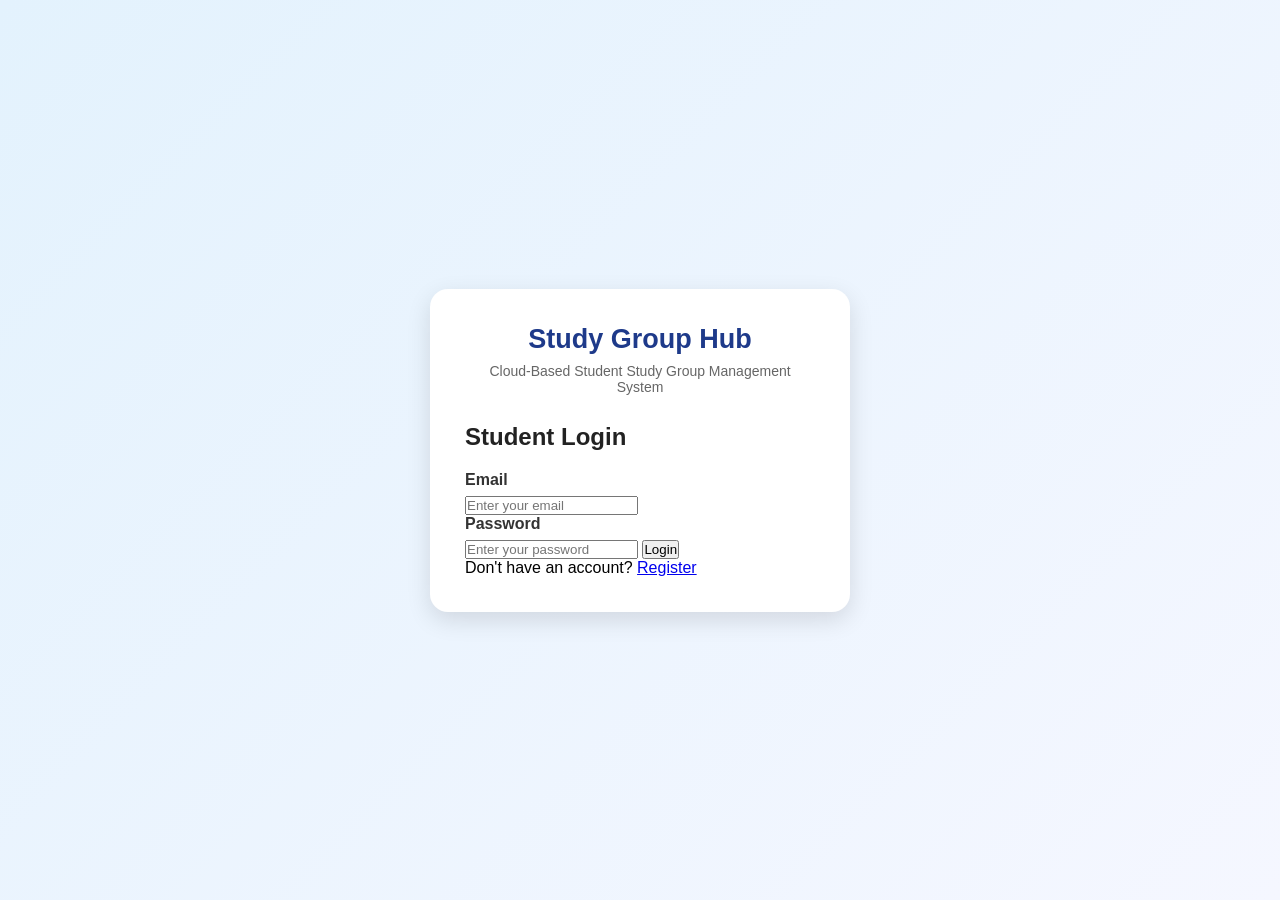
<file: index.html>
<!DOCTYPE html>
<html lang="en">

<head>
    <meta charset="UTF-8">
    <meta name="viewport" content="width=device-width, initial-scale=1.0">

    <title>Student Study Group Management System</title>

    <link rel="stylesheet" href="style.css">
</head>

<body>

    <div class="login-container">

        <div class="login-box">

            <h1>Study Group Hub</h1>

            <p class="subtitle">
                Cloud-Based Student Study Group Management System
            </p>

            <h2>Student Login</h2>

            <form id="loginForm">

                <label>Email</label>

                <input
                    type="email"
                    id="email"
                    placeholder="Enter your email"
                    required
                >

                <label>Password</label>

                <input
                    type="password"
                    id="password"
                    placeholder="Enter your password"
                    required
                >

                <button type="submit">
                    Login
                </button>

            </form>

            <p id="message"></p>

            <p class="register-text">
                Don't have an account?
                <a href="register.html">
                    Register
                </a>
            </p>

        </div>

    </div>

    <script src="script.js"></script>

</body>

</html>
</file>
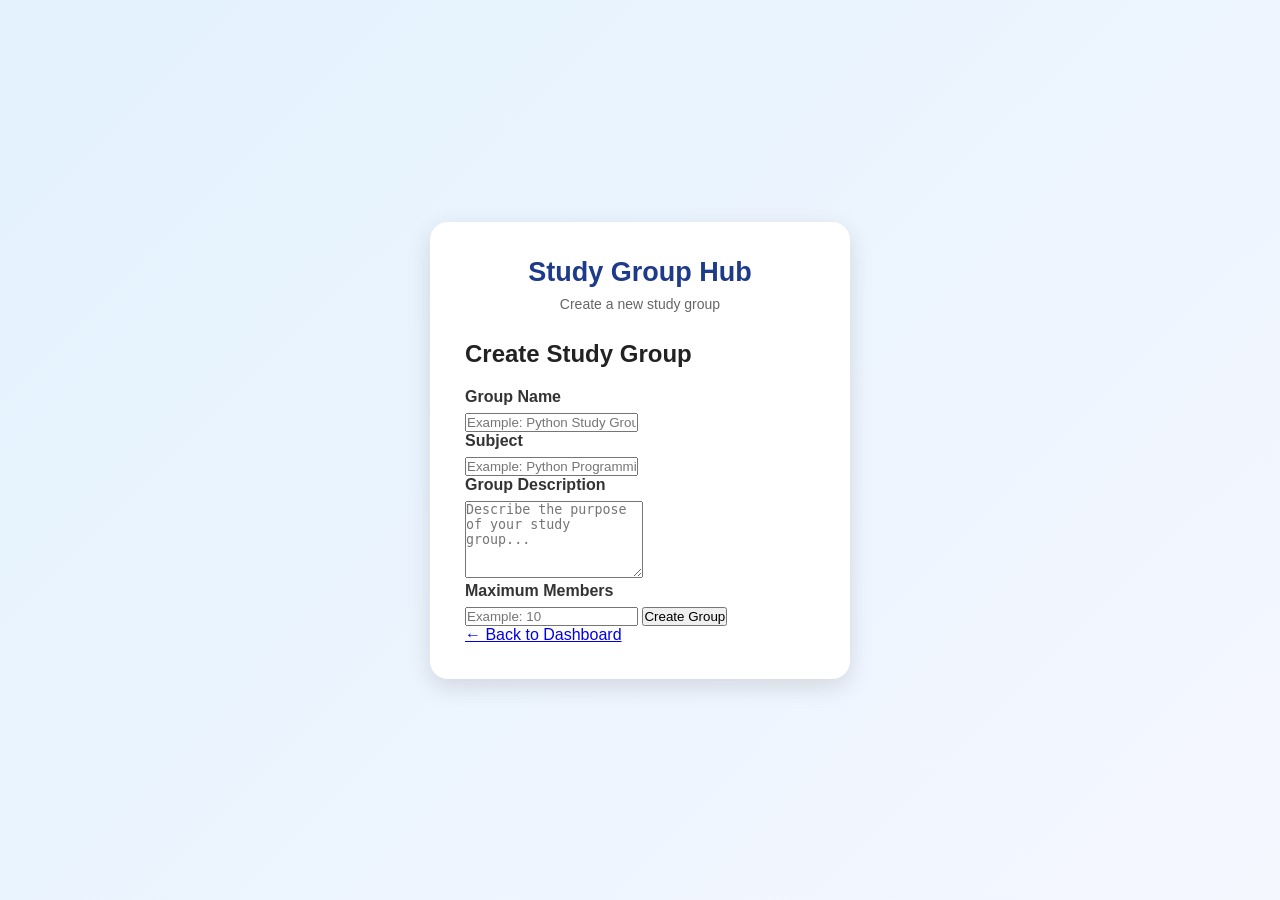
<file: creategroup.html>
<!DOCTYPE html>
<html lang="en">

<head>
    <meta charset="UTF-8">
    <meta name="viewport" content="width=device-width, initial-scale=1.0">

    <title>Create Study Group</title>

    <link rel="stylesheet" href="style.css">
</head>

<body>

    <div class="login-container">

        <div class="login-box">

            <h1>Study Group Hub</h1>

            <p class="subtitle">
                Create a new study group
            </p>

            <h2>Create Study Group</h2>

            <form id="groupForm">

                <label>Group Name</label>

                <input
                    type="text"
                    id="groupName"
                    placeholder="Example: Python Study Group"
                    required
                >

                <label>Subject</label>

                <input
                    type="text"
                    id="subject"
                    placeholder="Example: Python Programming"
                    required
                >

                <label>Group Description</label>

                <textarea
                    id="groupDescription"
                    placeholder="Describe the purpose of your study group..."
                    rows="5"
                    required
                ></textarea>

                <label>Maximum Members</label>

                <input
                    type="number"
                    id="maxMembers"
                    placeholder="Example: 10"
                    min="2"
                    required
                >

                <button type="submit">
                    Create Group
                </button>

            </form>

            <p id="groupMessage"></p>

            <p class="register-text">
                <a href="dashboard.html">
                    ← Back to Dashboard
                </a>
            </p>

        </div>

    </div>


    <script>

        const groupForm =
            document.getElementById("groupForm");

        groupForm.addEventListener("submit", function(event) {

            event.preventDefault();

            const groupMessage =
                document.getElementById("groupMessage");

            groupMessage.textContent =
                "Study group created successfully!";

            groupForm.reset();

        });

    </script>

</body>

</html>
</file>
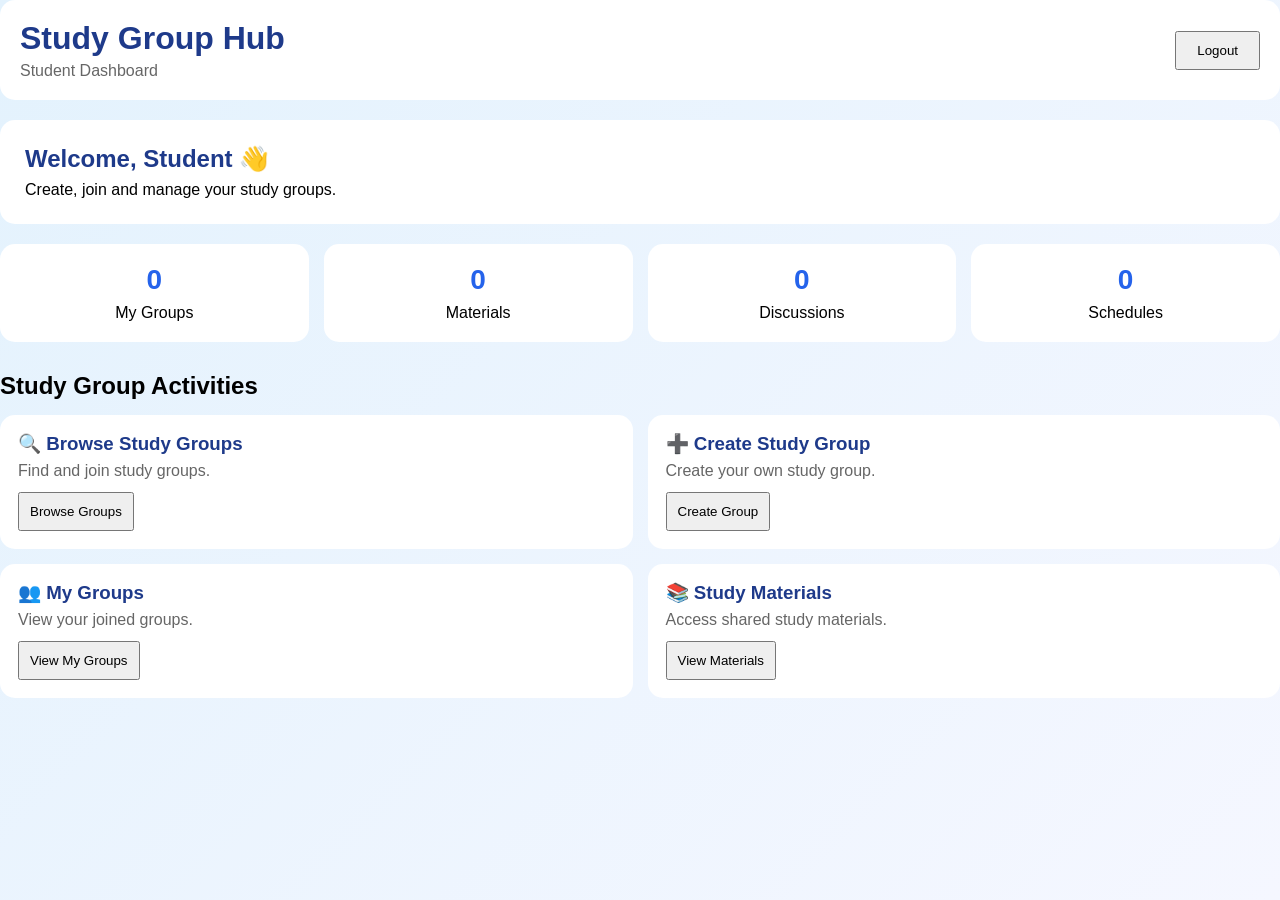
<file: dashboard.html>
<!DOCTYPE html>
<html lang="en">

<head>
    <meta charset="UTF-8">
    <meta name="viewport" content="width=device-width, initial-scale=1.0">

    <title>Student Dashboard</title>

    <link rel="stylesheet" href="style.css">

    <style>
        .quick-grid {
            display: grid;
            grid-template-columns: repeat(2, 1fr);
            gap: 15px;
        }

        .quick-card {
            background: white;
            padding: 18px;
            border-radius: 15px;
        }

        .quick-card h3 {
            margin-bottom: 7px;
            color: #1e3a8a;
        }

        .quick-card p {
            color: #666;
            margin-bottom: 12px;
        }

        .quick-card button {
            padding: 10px;
        }

        @media (max-width: 600px) {
            .quick-grid {
                grid-template-columns: 1fr;
            }
        }
    </style>

</head>

<body>

    <div class="dashboard-container">

        <header class="dashboard-header">

            <div>
                <h1>Study Group Hub</h1>
                <p>Student Dashboard</p>
            </div>

            <button class="logout-btn" onclick="logout()">
                Logout
            </button>

        </header>


        <section class="welcome-section">

            <h2>Welcome, Student 👋</h2>

            <p>
                Create, join and manage your study groups.
            </p>

        </section>


        <section class="stats-container">

            <div class="stat-card">
                <h3>0</h3>
                <p>My Groups</p>
            </div>

            <div class="stat-card">
                <h3>0</h3>
                <p>Materials</p>
            </div>

            <div class="stat-card">
                <h3>0</h3>
                <p>Discussions</p>
            </div>

            <div class="stat-card">
                <h3>0</h3>
                <p>Schedules</p>
            </div>

        </section>


        <section class="action-section">

            <h2>Study Group Activities</h2>

            <div class="quick-grid">

                <div class="quick-card">

                    <h3>🔍 Browse Study Groups</h3>

                    <p>
                        Find and join study groups.
                    </p>

                    <button onclick="browseGroups()">
                        Browse Groups
                    </button>

                </div>


                <div class="quick-card">

                    <h3>➕ Create Study Group</h3>

                    <p>
                        Create your own study group.
                    </p>

                    <button onclick="createGroup()">
                        Create Group
                    </button>

                </div>


                <div class="quick-card">

                    <h3>👥 My Groups</h3>

                    <p>
                        View your joined groups.
                    </p>

                    <button onclick="myGroups()">
                        View My Groups
                    </button>

                </div>


                <div class="quick-card">

                    <h3>📚 Study Materials</h3>

                    <p>
                        Access shared study materials.
                    </p>

                    <button onclick="studyMaterials()">
                        View Materials
                    </button>

                </div>

            </div>

        </section>

    </div>


    <script src="script.js"></script>

</body>

</html>
</file>
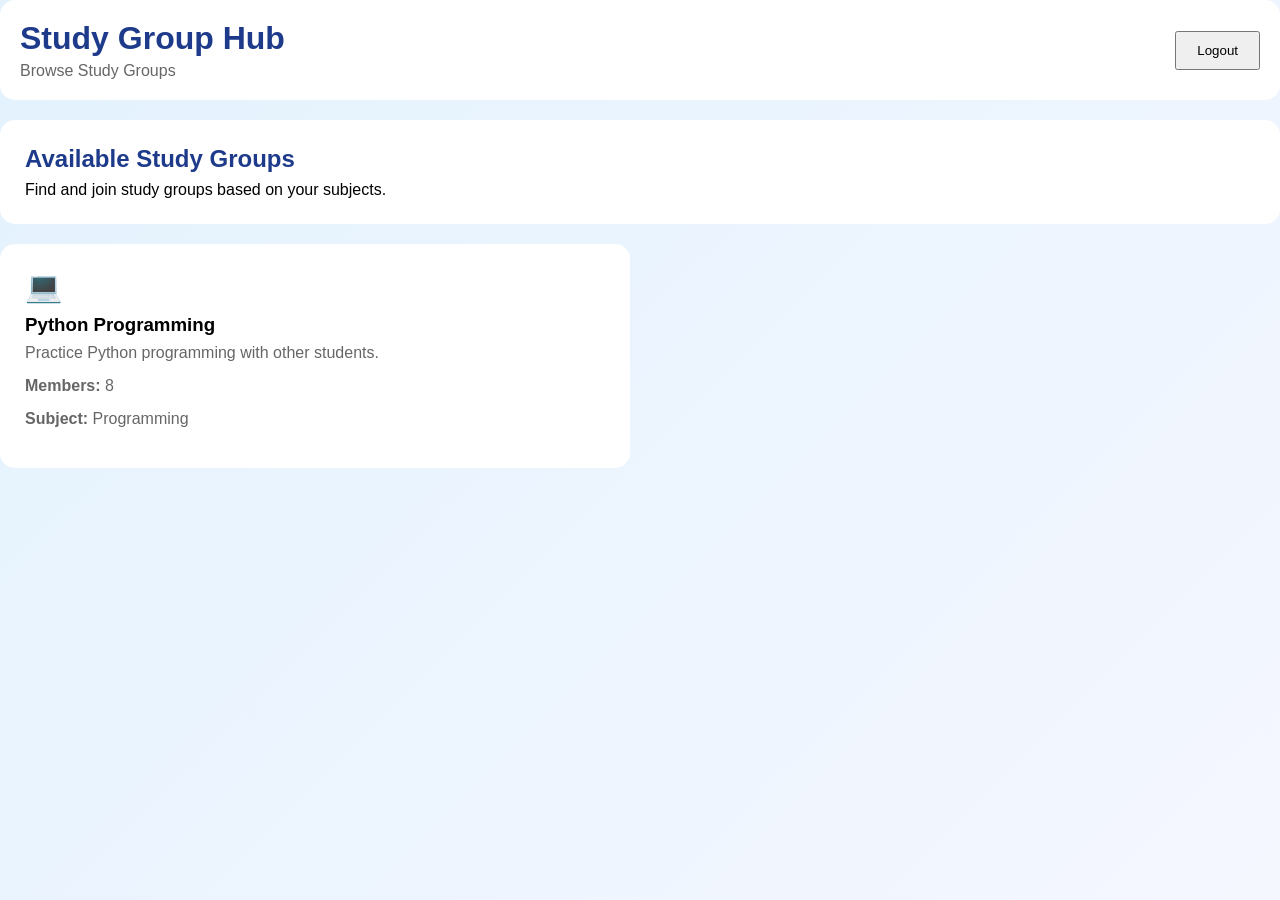
<file: groups.html>
<!DOCTYPE html>
<html lang="en">

<head>
    <meta charset="UTF-8">
    <meta name="viewport" content="width=device-width, initial-scale=1.0">

    <title>Study Groups</title>

    <link rel="stylesheet" href="style.css">
</head>

<body>

    <div class="dashboard-container">

        <header class="dashboard-header">
            <div>
                <h1>Study Group Hub</h1>
                <p>Browse Study Groups</p>
            </div>

            <button class="logout-btn" onclick="logout()">
                Logout
            </button>
        </header>


        <section class="welcome-section">

            <h2>Available Study Groups</h2>

            <p>
                Find and join study groups based on your subjects.
            </p>

        </section>


        <section class="action-section">

            <div class="action-grid">

                <div class="action-card">

                    <div class="icon">💻</div>

                    <h3>Python Programming</h3>

                    <p>
                        Practice Python programming with other students.
                    </p>

                    <p>
                        <strong>Members:</strong> 8
                    </p>

                    <p>
                        <strong>Subject:</strong> Programming
                    </p>
</file>
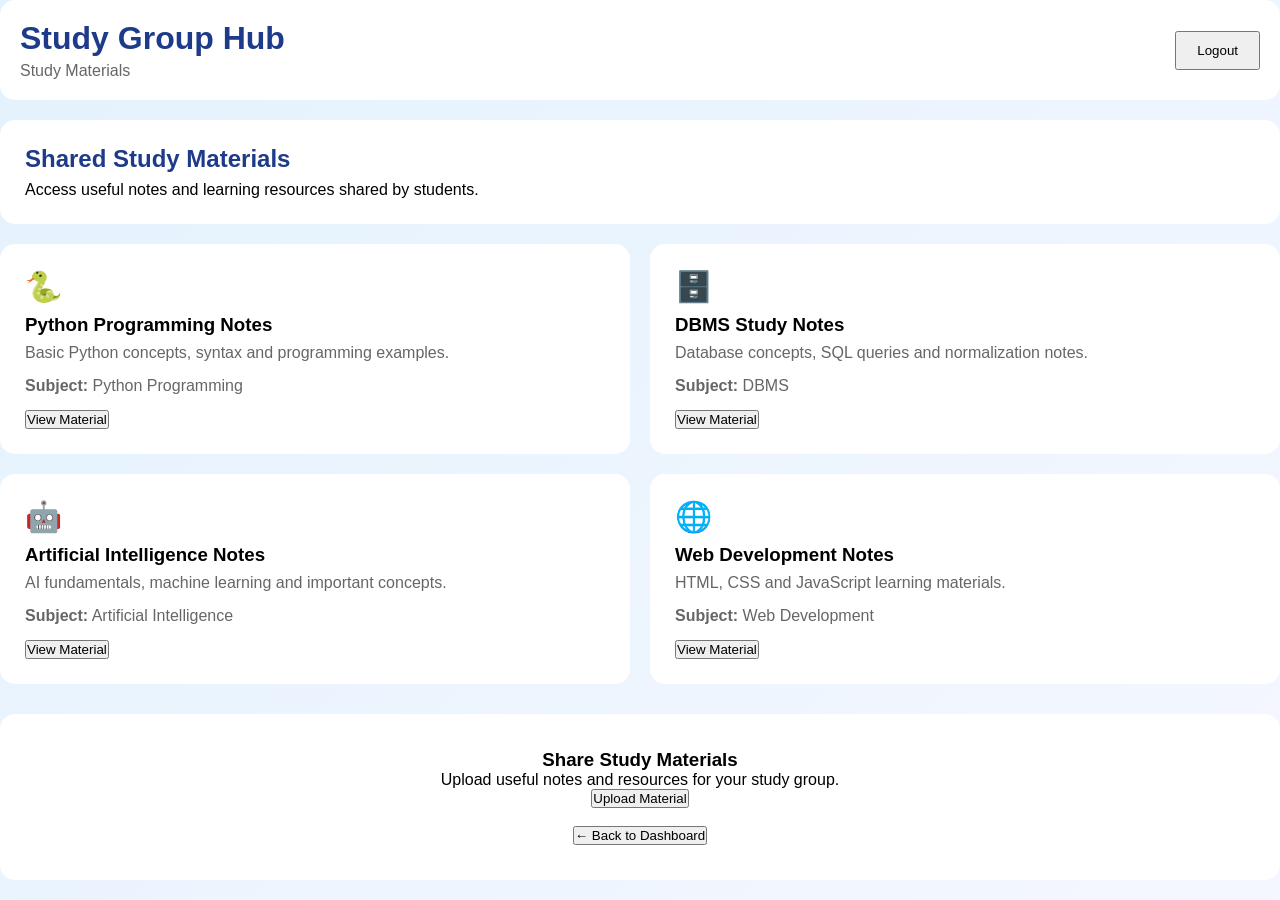
<file: materials.html>
<!DOCTYPE html>
<html lang="en">

<head>
    <meta charset="UTF-8">
    <meta name="viewport" content="width=device-width, initial-scale=1.0">

    <title>Study Materials</title>

    <link rel="stylesheet" href="style.css">
</head>

<body>

    <div class="dashboard-container">

        <header class="dashboard-header">

            <div>
                <h1>Study Group Hub</h1>
                <p>Study Materials</p>
            </div>

            <button class="logout-btn" onclick="logout()">
                Logout
            </button>

        </header>


        <section class="welcome-section">

            <h2>Shared Study Materials</h2>

            <p>
                Access useful notes and learning resources shared by students.
            </p>

        </section>


        <section class="action-section">

            <div class="action-grid">

                <div class="action-card">

                    <div class="icon">🐍</div>

                    <h3>Python Programming Notes</h3>

                    <p>
                        Basic Python concepts, syntax and programming examples.
                    </p>

                    <p>
                        <strong>Subject:</strong> Python Programming
                    </p>

                    <button onclick="alert('Opening Python Programming Notes...')">
                        View Material
                    </button>

                </div>


                <div class="action-card">

                    <div class="icon">🗄️</div>

                    <h3>DBMS Study Notes</h3>

                    <p>
                        Database concepts, SQL queries and normalization notes.
                    </p>

                    <p>
                        <strong>Subject:</strong> DBMS
                    </p>

                    <button onclick="alert('Opening DBMS Study Notes...')">
                        View Material
                    </button>

                </div>


                <div class="action-card">

                    <div class="icon">🤖</div>

                    <h3>Artificial Intelligence Notes</h3>

                    <p>
                        AI fundamentals, machine learning and important concepts.
                    </p>

                    <p>
                        <strong>Subject:</strong> Artificial Intelligence
                    </p>

                    <button onclick="alert('Opening AI Notes...')">
                        View Material
                    </button>

                </div>


                <div class="action-card">

                    <div class="icon">🌐</div>

                    <h3>Web Development Notes</h3>

                    <p>
                        HTML, CSS and JavaScript learning materials.
                    </p>

                    <p>
                        <strong>Subject:</strong> Web Development
                    </p>

                    <button onclick="alert('Opening Web Development Notes...')">
                        View Material
                    </button>

                </div>

            </div>

        </section>


        <section class="recent-section">

            <div class="empty-state">

                <h3>Share Study Materials</h3>

                <p>
                    Upload useful notes and resources for your study group.
                </p>

                <button onclick="alert('Material upload feature will be connected to Firebase later.')">
                    Upload Material
                </button>

                <br><br>

                <button onclick="window.location.href='dashboard.html'">
                    ← Back to Dashboard
                </button>

            </div>

        </section>

    </div>


    <script src="script.js"></script>

</body>

</html>
</file>
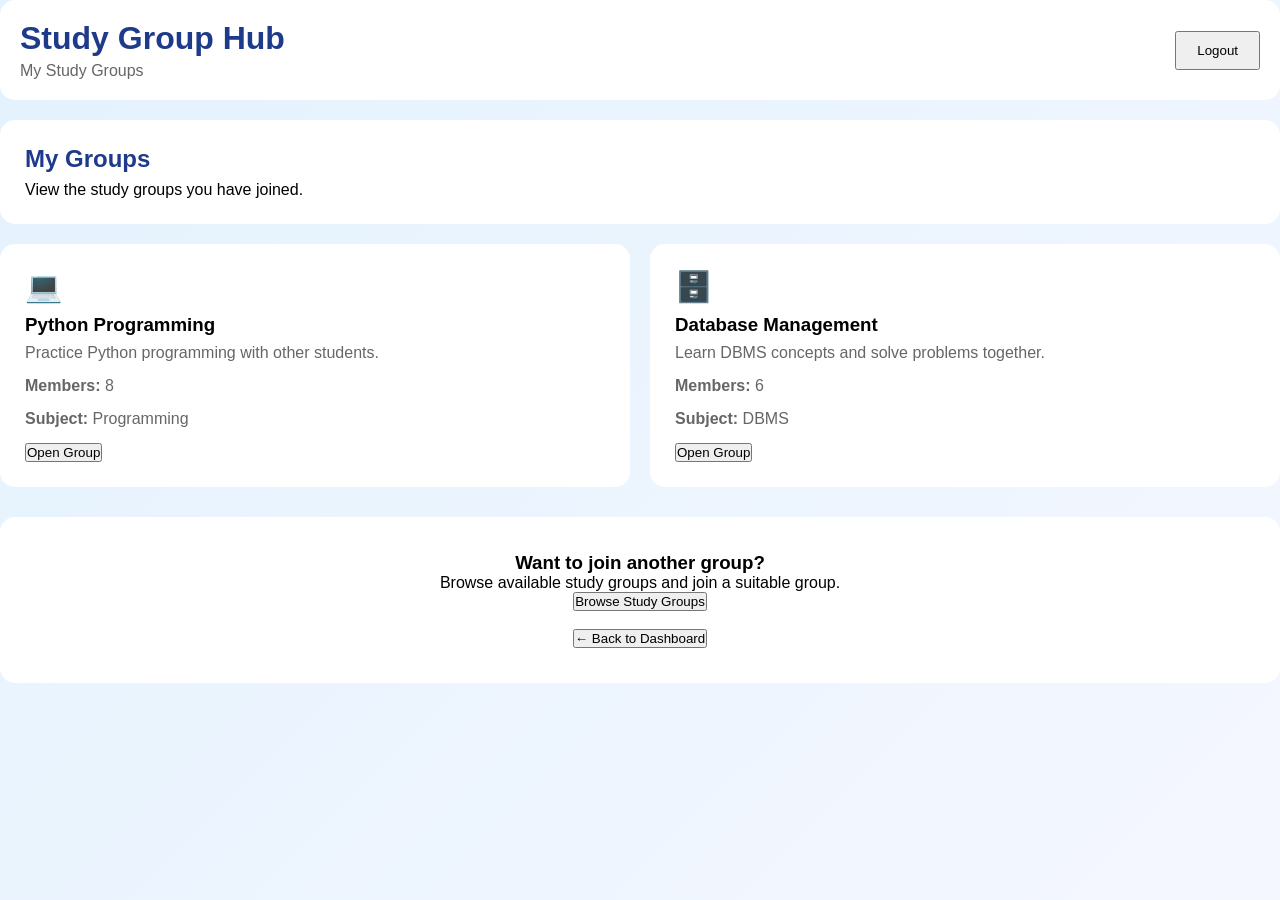
<file: mygroups.html>
<!DOCTYPE html>
<html lang="en">

<head>
    <meta charset="UTF-8">
    <meta name="viewport" content="width=device-width, initial-scale=1.0">

    <title>My Study Groups</title>

    <link rel="stylesheet" href="style.css">
</head>

<body>

    <div class="dashboard-container">

        <header class="dashboard-header">

            <div>
                <h1>Study Group Hub</h1>
                <p>My Study Groups</p>
            </div>

            <button class="logout-btn" onclick="logout()">
                Logout
            </button>

        </header>


        <section class="welcome-section">

            <h2>My Groups</h2>

            <p>
                View the study groups you have joined.
            </p>

        </section>


        <section class="action-section">

            <div class="action-grid">

                <div class="action-card">

                    <div class="icon">💻</div>

                    <h3>Python Programming</h3>

                    <p>
                        Practice Python programming with
                        other students.
                    </p>

                    <p>
                        <strong>Members:</strong> 8
                    </p>

                    <p>
                        <strong>Subject:</strong> Programming
                    </p>

                    <button onclick="alert('Opening Python Programming group...')">
                        Open Group
                    </button>

                </div>


                <div class="action-card">

                    <div class="icon">🗄️</div>

                    <h3>Database Management</h3>

                    <p>
                        Learn DBMS concepts and solve
                        problems together.
                    </p>

                    <p>
                        <strong>Members:</strong> 6
                    </p>

                    <p>
                        <strong>Subject:</strong> DBMS
                    </p>

                    <button onclick="alert('Opening Database Management group...')">
                        Open Group
                    </button>

                </div>

            </div>

        </section>


        <section class="recent-section">

            <div class="empty-state">

                <h3>Want to join another group?</h3>

                <p>
                    Browse available study groups and
                    join a suitable group.
                </p>

                <button onclick="browseGroups()">
                    Browse Study Groups
                </button>

                <br><br>

                <button onclick="window.location.href='dashboard.html'">
                    ← Back to Dashboard
                </button>

            </div>

        </section>

    </div>


    <script src="script.js"></script>

</body>

</html>
</file>
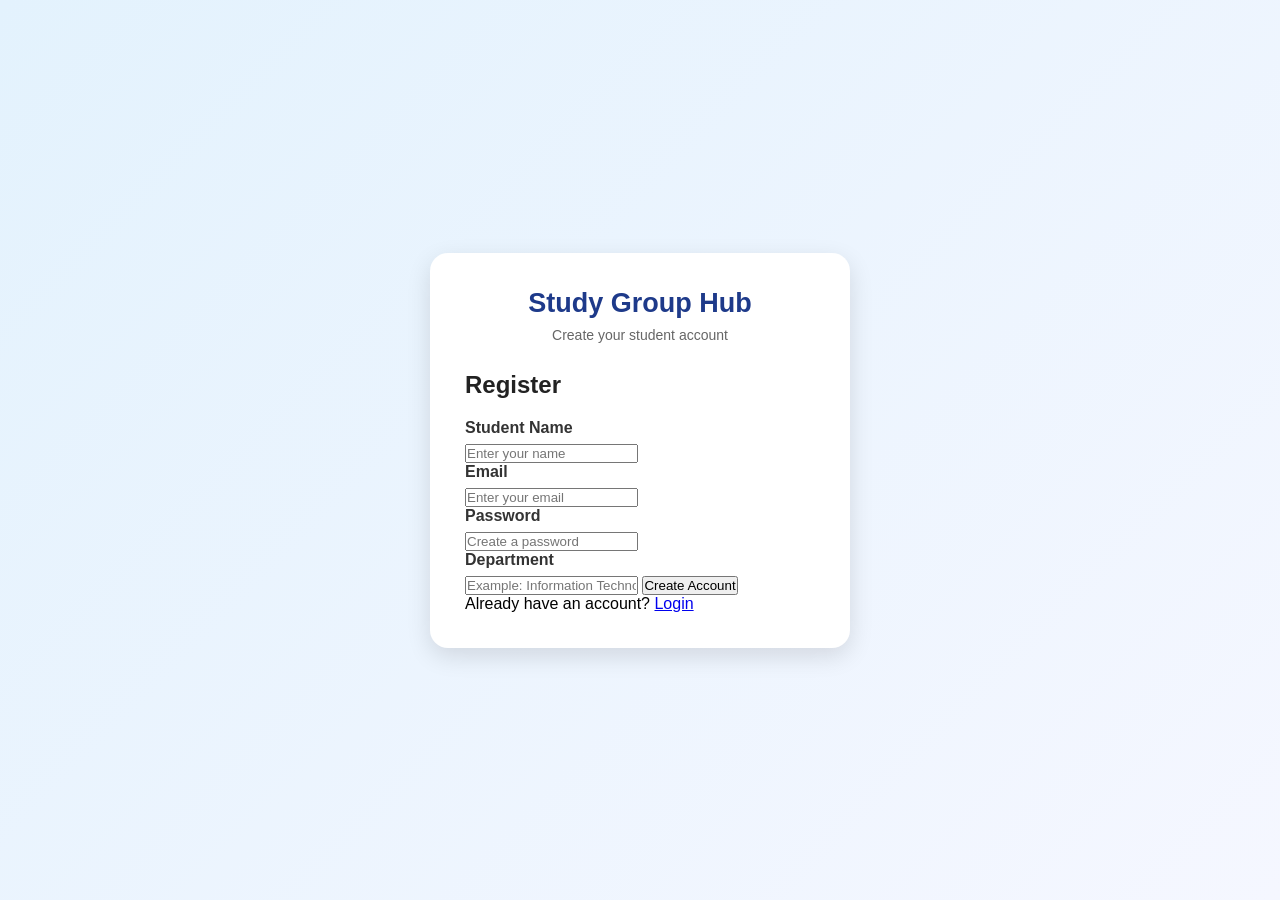
<file: register.html>
<!DOCTYPE html>
<html lang="en">

<head>
    <meta charset="UTF-8">
    <meta name="viewport" content="width=device-width, initial-scale=1.0">

    <title>Student Registration</title>

    <link rel="stylesheet" href="style.css">
</head>

<body>

    <div class="login-container">

        <div class="login-box">

            <h1>Study Group Hub</h1>

            <p class="subtitle">
                Create your student account
            </p>

            <h2>Register</h2>

            <form id="registerForm">

                <label>Student Name</label>

                <input
                    type="text"
                    id="studentName"
                    placeholder="Enter your name"
                    required
                >

                <label>Email</label>

                <input
                    type="email"
                    id="registerEmail"
                    placeholder="Enter your email"
                    required
                >

                <label>Password</label>

                <input
                    type="password"
                    id="registerPassword"
                    placeholder="Create a password"
                    required
                >

                <label>Department</label>

                <input
                    type="text"
                    id="department"
                    placeholder="Example: Information Technology"
                    required
                >

                <button type="submit">
                    Create Account
                </button>

            </form>

            <p id="registerMessage"></p>

            <p class="register-text">
                Already have an account?
                <a href="index.html">
                    Login
                </a>
            </p>

        </div>

    </div>

    <script>

        const registerForm =
            document.getElementById("registerForm");

        registerForm.addEventListener("submit", function(event)
</file>
<file: style.css>
* {
    margin: 0;
    padding: 0;
    box-sizing: border-box;
}

body {
    font-family: Arial, sans-serif;
    background: linear-gradient(135deg, #e3f2fd, #f5f7ff);
    min-height: 100vh;
}

.login-container {
    width: 100%;
    min-height: 100vh;
    padding: 20px;

    display: flex;
    justify-content: center;
    align-items: center;
}

.login-box {
    width: 100%;
    max-width: 420px;

    background: white;

    padding: 35px;

    border-radius: 18px;

    box-shadow: 0 8px 25px rgba(0, 0, 0, 0.12);
}

.login-box h1 {
    text-align: center;
    color: #1e3a8a;
    font-size: 27px;
    margin-bottom: 8px;
}

.subtitle {
    text-align: center;
    color: #666;
    font-size: 14px;
    margin-bottom: 28px;
}

.login-box h2 {
    margin-bottom: 20px;
    color: #222;
}

label {
    display: block;
    margin-bottom: 7px;
    font-weight: bold;
    color: #333;
}

input
/* ============================= */
/* DASHBOARD */
/* ============================= */

.dashboard-container {
    width: 100%;
    max-width: 1100px;
    margin: auto;
    padding: 25px 20px;
}

.dashboard-header {
    background: white;
    padding: 20px;
    border-radius: 15px;

    display: flex;
    justify-content: space-between;
    align-items: center;

    margin-bottom: 20px;
}

.dashboard-header h1 {
    color: #1e3a8a;
    margin-bottom: 5px;
}

.dashboard-header p {
    color: #666;
}

.logout-btn {
    width: auto;
    padding: 10px 20px;
}

.welcome-section {
    background: white;
    padding: 25px;
    border-radius: 15px;
    margin-bottom: 20px;
}

.welcome-section h2 {
    color: #1e3a8a;
    margin-bottom: 8px;
}

.stats-container {
    display: grid;
    grid-template-columns: repeat(4, 1fr);
    gap: 15px;
    margin-bottom: 30px;
}

.stat-card {
    background: white;
    padding: 20px;
    text-align: center;
    border-radius: 15px;
}

.stat-card h3 {
    font-size: 28px;
    color: #2563eb;
    margin-bottom: 8px;
}

.action-section {
    margin-bottom: 30px;
}

.action-section h2 {
    margin-bottom: 15px;
}

.action-grid {
    display: grid;
    grid-template-columns: repeat(2, 1fr);
    gap: 20px;
}

.action-card {
    background: white;
    padding: 25px;
    border-radius: 15px;
}

.action-card .icon {
    font-size: 30px;
    margin-bottom: 10px;
}

.action-card h3 {
    margin-bottom: 8px;
}

.action-card p {
    color: #666;
    margin-bottom: 15px;
}

.empty-state {
    background: white;
    padding: 35px;
    text-align: center;
    border-radius: 15px;
}


/* ============================= */
/* MOBILE */
/* ============================= */

@media (max-width: 700px) {

    .stats-container {
        grid-template-columns: repeat(2, 1fr);
    }

    .action-grid {
        grid-template-columns: 1fr;
    }

    .dashboard-header {
        flex-direction: column;
        gap: 15px;
        text-align: center;
    }

}
body {
    overflow-y: auto;
}
html, body {
    width: 100%;
    min-height: 100vh;
    height: auto;
    overflow-y: scroll;
    overflow-x: hidden;
}
</file>
